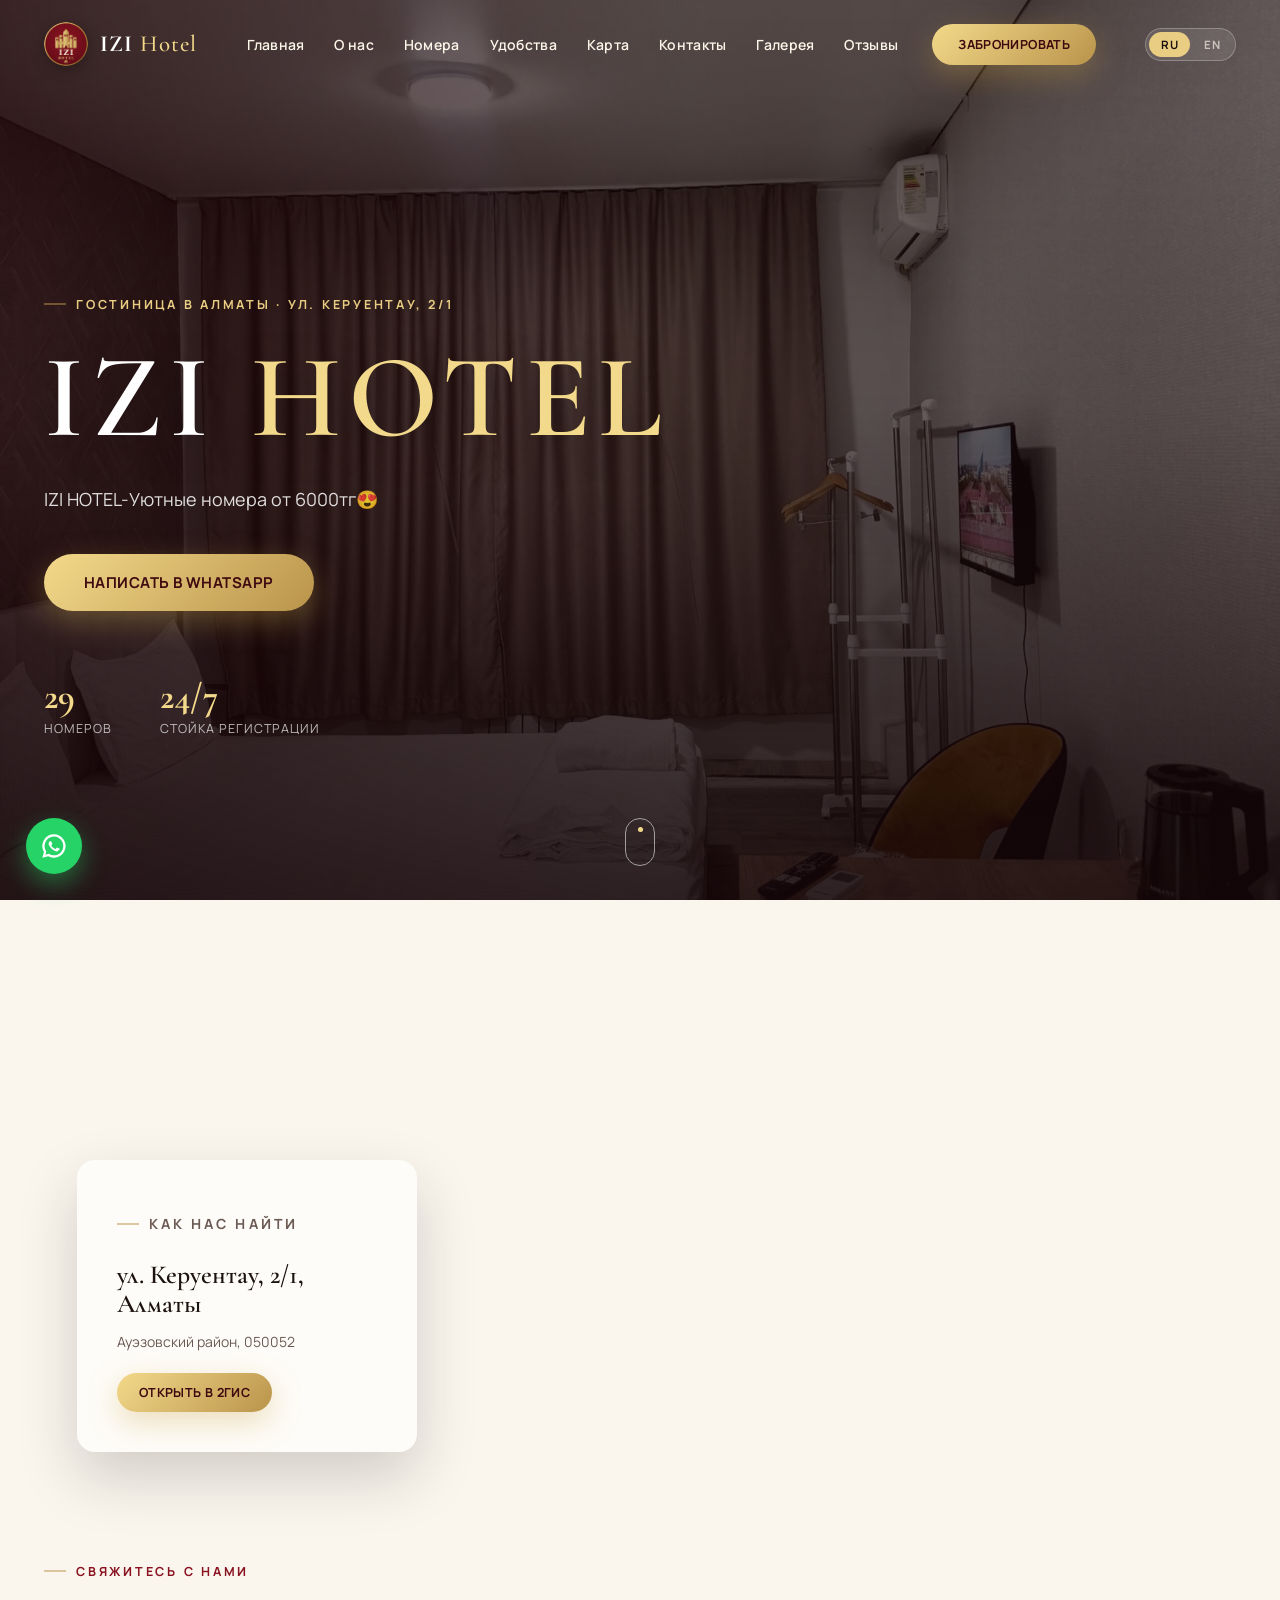
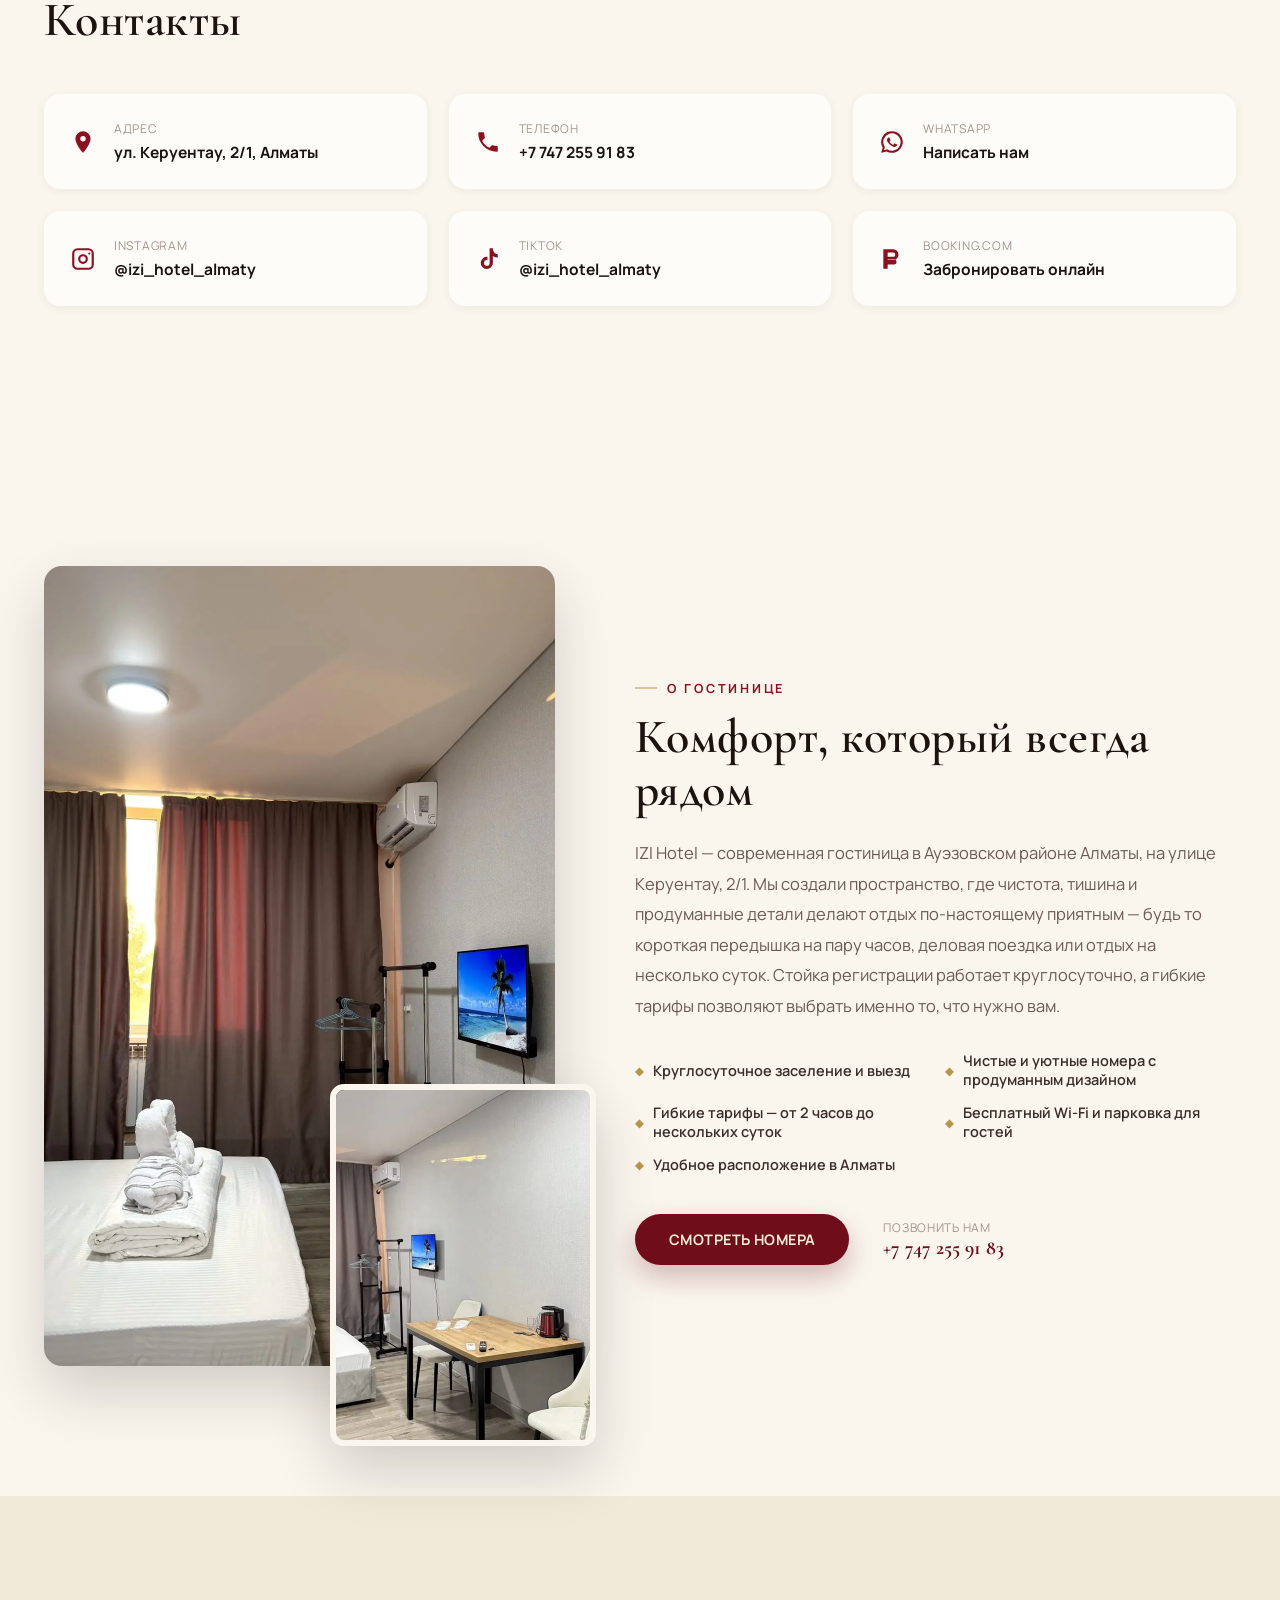
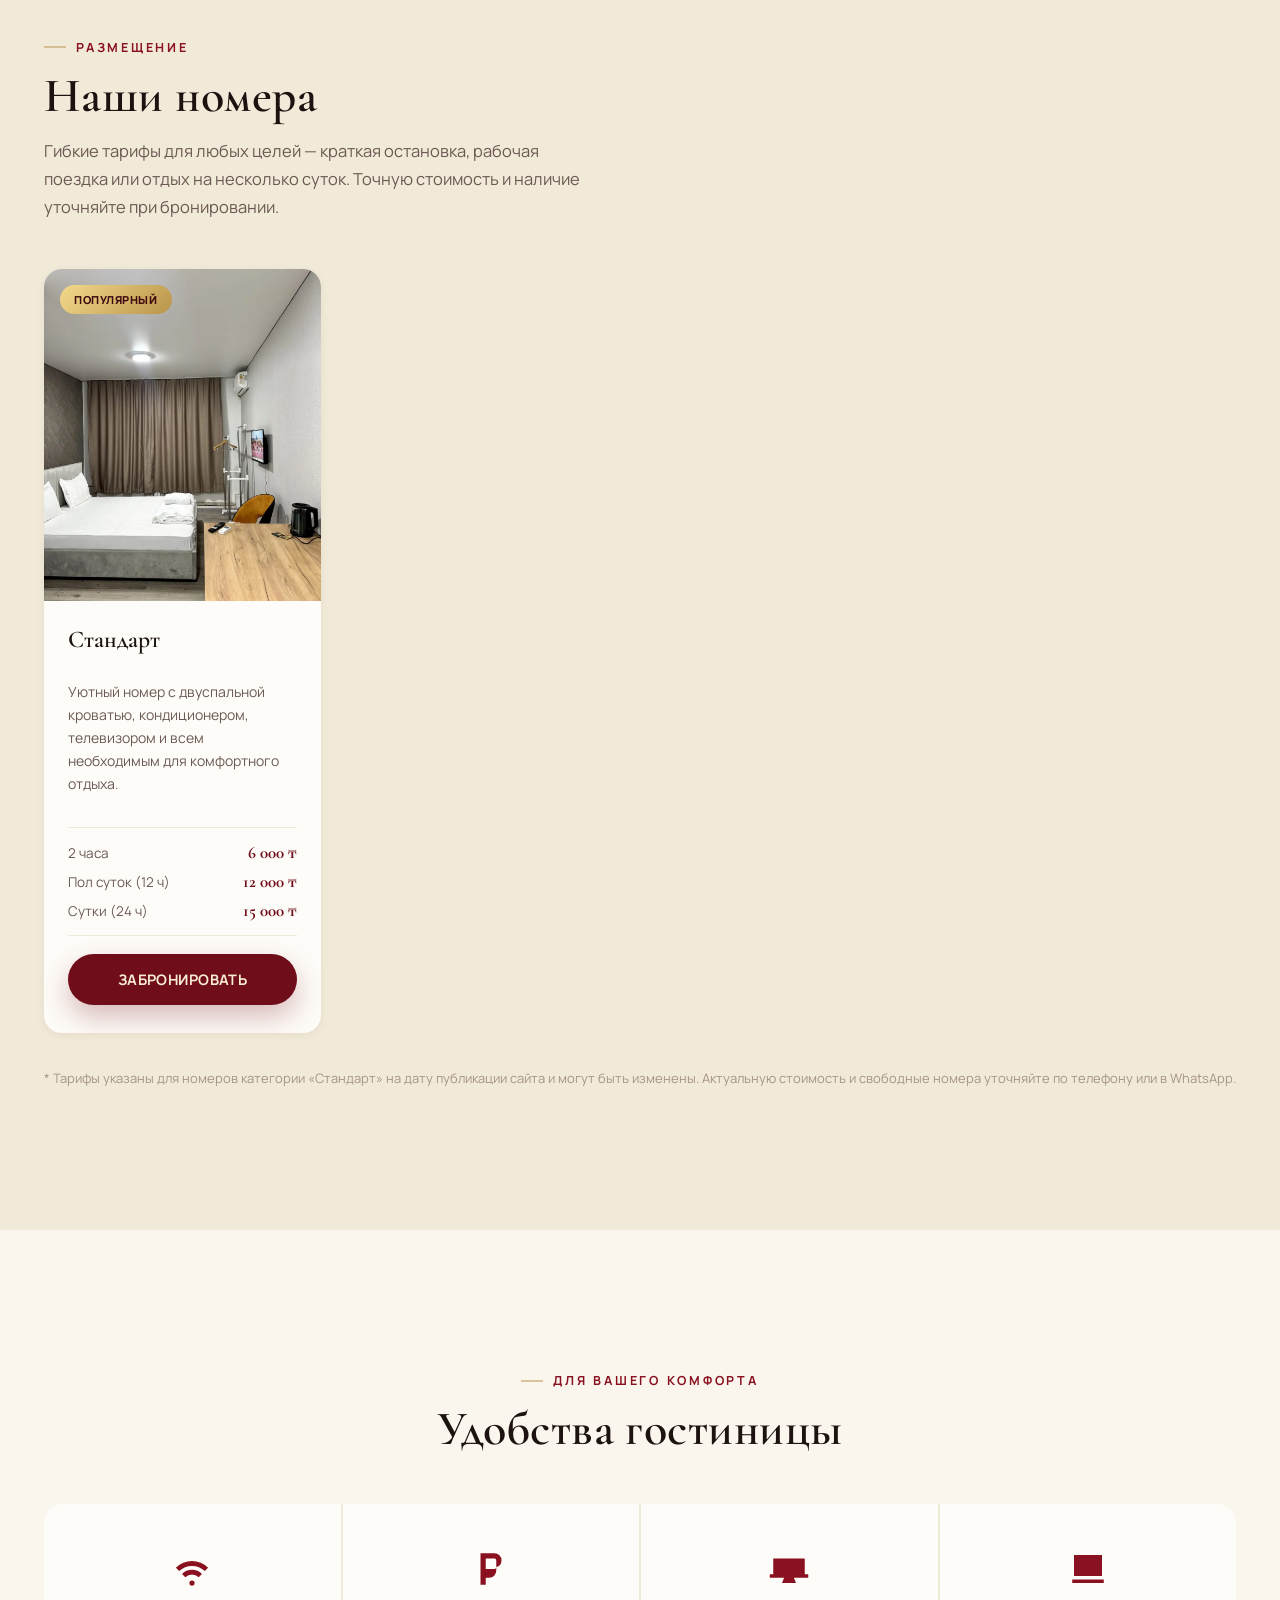
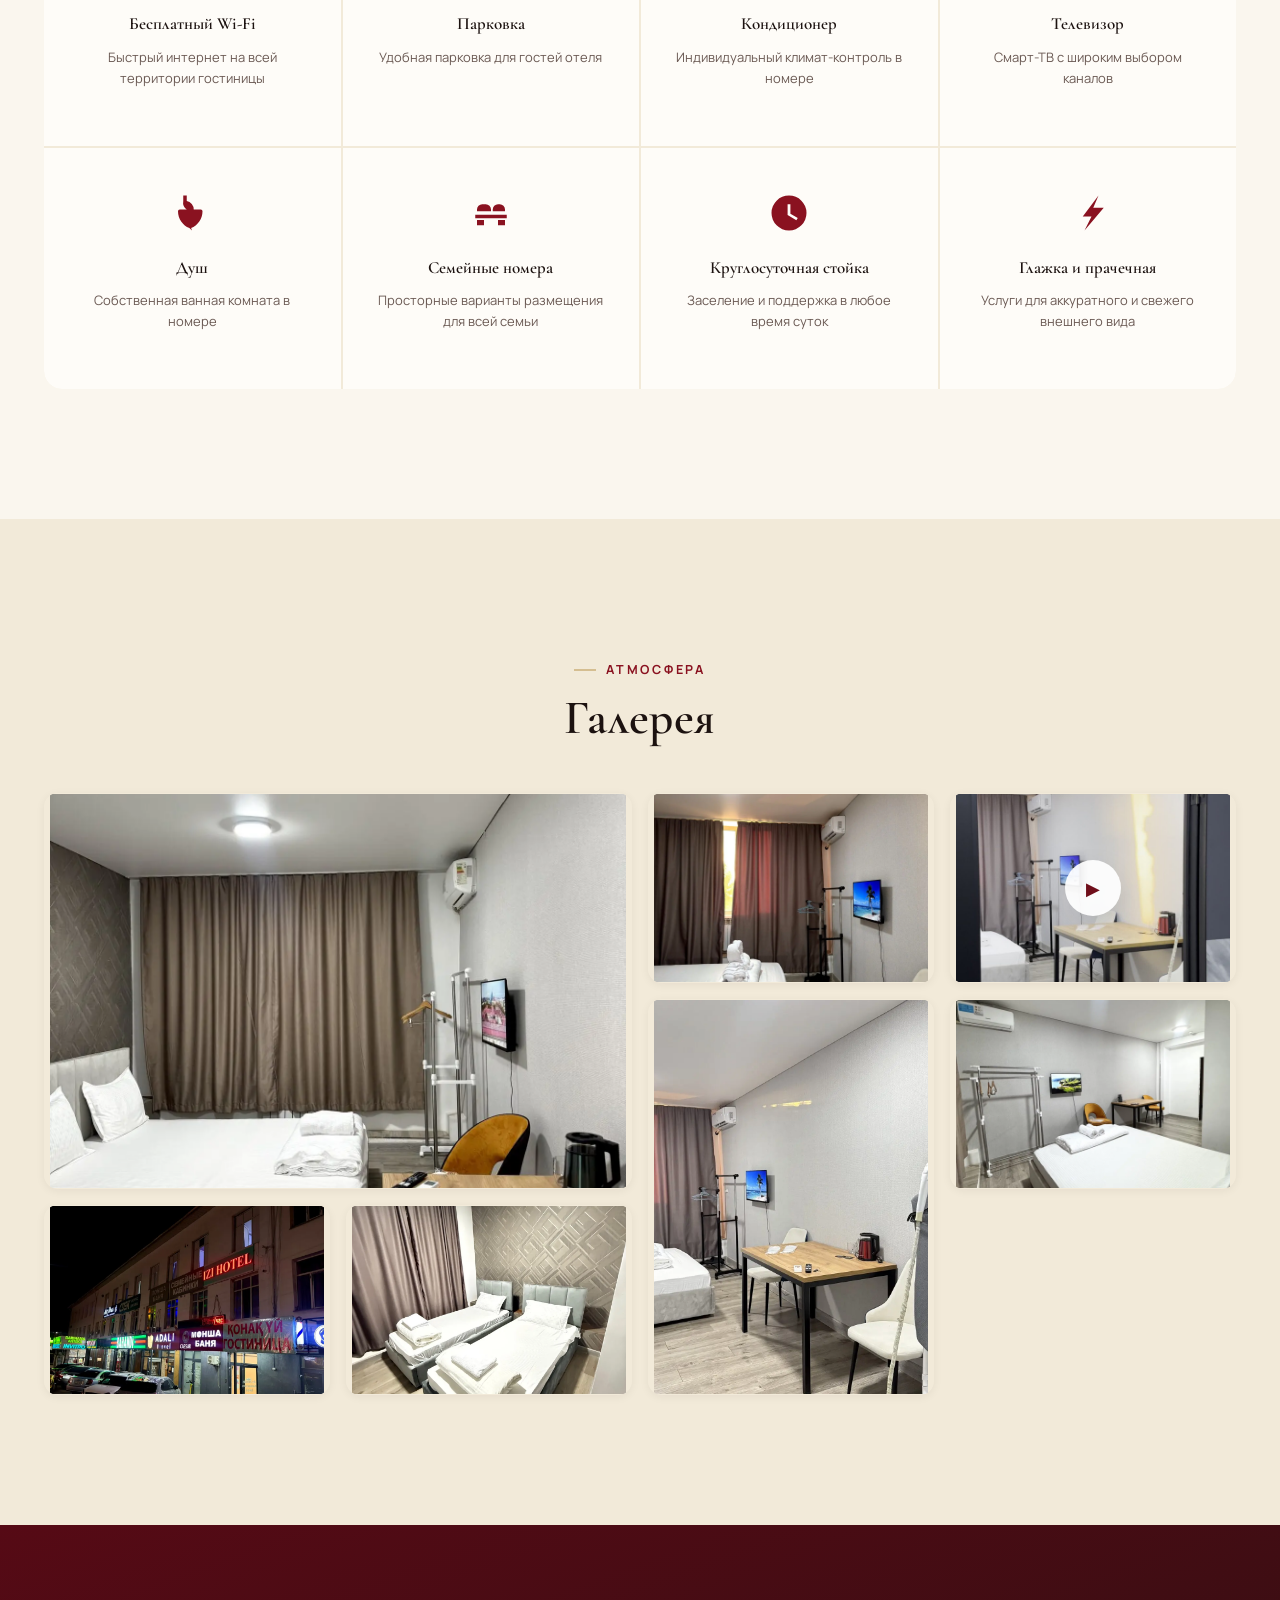
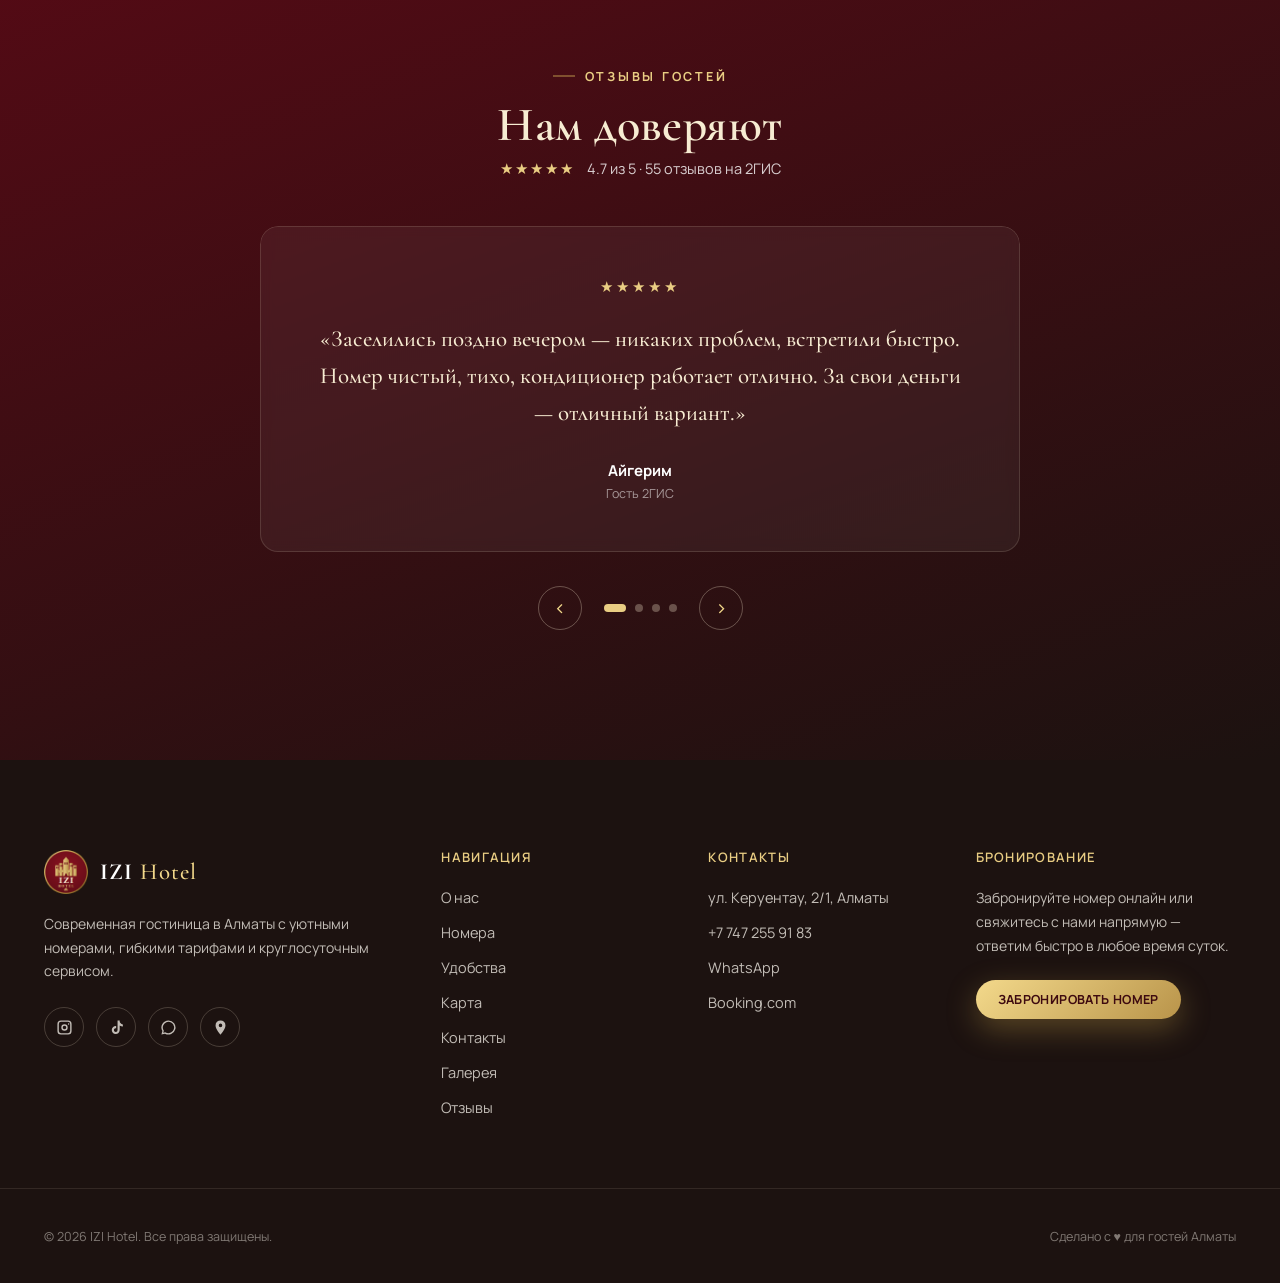
<file: index.html>
<!DOCTYPE html>
<html lang="ru">
<head>
<meta charset="UTF-8">
<meta name="viewport" content="width=device-width, initial-scale=1.0">
<title>IZI Hotel — гостиница в Алматы | ул. Керуентау, 2/1</title>
<meta name="description" content="IZI Hotel — современная гостиница в Алматы на ул. Керуентау, 2/1. Чистые уютные номера, бесплатный Wi-Fi, парковка, круглосуточная стойка регистрации. Бронируйте номер онлайн или по телефону.">
<meta name="keywords" content="гостиница Алматы, отель Алматы, IZI Hotel, гостиница Керуентау, гостиница Ауэзовский район, номера почасово Алматы, отель на сутки Алматы">
<meta name="author" content="IZI Hotel">
<meta name="robots" content="index, follow">
<link rel="canonical" href="https://izihotel.kz/">

<!-- Open Graph -->
<meta property="og:type" content="website">
<meta property="og:site_name" content="IZI Hotel">
<meta property="og:title" content="IZI Hotel — гостиница в Алматы">
<meta property="og:description" content="Современная гостиница в Алматы: уютные номера, гибкие тарифы от 2 часов до суток, бесплатный Wi-Fi и парковка. Круглосуточно.">
<meta property="og:image" content="assets/img/optimized/hero.jpg">
<meta property="og:url" content="https://izihotel.kz/">
<meta property="og:locale" content="ru_RU">

<!-- Twitter -->
<meta name="twitter:card" content="summary_large_image">
<meta name="twitter:title" content="IZI Hotel — гостиница в Алматы">
<meta name="twitter:description" content="Уютные номера, бесплатный Wi-Fi и парковка, круглосуточная стойка регистрации. Бронируйте онлайн.">
<meta name="twitter:image" content="assets/img/optimized/hero.jpg">

<!-- Favicons -->
<link rel="icon" href="assets/img/favicon.ico" sizes="any">
<link rel="icon" type="image/png" sizes="32x32" href="assets/img/logo-32.png">
<link rel="apple-touch-icon" sizes="180x180" href="assets/img/logo-180.png">
<link rel="manifest" href="site.webmanifest">
<meta name="theme-color" content="#6f0e1a">

<!-- Fonts -->
<link rel="preconnect" href="https://fonts.googleapis.com">
<link rel="preconnect" href="https://fonts.gstatic.com" crossorigin>
<link href="https://fonts.googleapis.com/css2?family=Cormorant+Garamond:wght@500;600;700&family=Manrope:wght@400;500;600;700;800&display=swap" rel="stylesheet">

<link rel="stylesheet" href="css/styles.css">

<!-- Structured data -->
<script type="application/ld+json">
{
  "@context": "https://schema.org",
  "@type": "Hotel",
  "name": "IZI Hotel",
  "image": "https://izihotel.kz/assets/img/optimized/hero.jpg",
  "logo": "https://izihotel.kz/assets/img/logo-512.png",
  "telephone": "+77472559183",
  "priceRange": "6000-15000 KZT",
  "starRating": { "@type": "Rating", "ratingValue": "3" },
  "aggregateRating": { "@type": "AggregateRating", "ratingValue": "4.7", "reviewCount": "55" },
  "address": {
    "@type": "PostalAddress",
    "streetAddress": "ул. Керуентау, 2/1",
    "addressLocality": "Алматы",
    "addressRegion": "Ауэзовский район",
    "postalCode": "050052",
    "addressCountry": "KZ"
  },
  "url": "https://izihotel.kz/",
  "sameAs": [
    "https://www.instagram.com/izi_hotel_almaty",
    "https://www.tiktok.com/@izi_hotel_almaty",
    "https://www.booking.com/hotel/kz/izi-on-zhandosova.ru.html",
    "https://2gis.kz/almaty/geo/70000001112716389"
  ]
}
</script>
</head>
<body>

<!-- Preloader -->
<div id="preloader" aria-hidden="true"><div class="preloader-mark">IZI</div></div>

<!-- Header -->
<header class="header" id="header">
  <div class="container header__inner">
    <a href="#home" class="brand">
      <img src="assets/img/logo-96.png" alt="IZI Hotel" class="brand__logo" width="44" height="44">
      <span class="brand__text">IZI <em>Hotel</em></span>
    </a>

    <nav class="nav" id="nav">
      <ul class="nav__list">
        <li><a href="#home" class="nav__link" data-i18n="nav.home">Главная</a></li>
        <li><a href="#about" class="nav__link" data-i18n="nav.about">О нас</a></li>
        <li><a href="#rooms" class="nav__link" data-i18n="nav.rooms">Номера</a></li>
        <li><a href="#amenities" class="nav__link" data-i18n="nav.amenities">Удобства</a></li>
        <li><a href="#map" class="nav__link" data-i18n="nav.map">Карта</a></li>
        <li><a href="#contacts" class="nav__link" data-i18n="nav.contacts">Контакты</a></li>
        <li><a href="#gallery" class="nav__link" data-i18n="nav.gallery">Галерея</a></li>
        <li><a href="#reviews" class="nav__link" data-i18n="nav.reviews">Отзывы</a></li>
      </ul>
      <a href="https://wa.me/77472559183?text=Здравствуйте!%20Хочу%20забронировать%20номер%20в%20IZI%20Hotel" target="_blank" rel="noopener" class="btn btn--gold btn--sm nav__cta" data-i18n="nav.cta" data-href-ru="https://wa.me/77472559183?text=Здравствуйте!%20Хочу%20забронировать%20номер%20в%20IZI%20Hotel" data-href-en="https://wa.me/77472559183?text=Hello!%20I%20would%20like%20to%20book%20a%20room%20at%20IZI%20Hotel">Забронировать</a>
    </nav>

    <div class="header__actions">
      <div class="lang-switch" id="langSwitch">
        <button class="lang-switch__btn" data-lang="ru" aria-label="Русский">RU</button>
        <button class="lang-switch__btn" data-lang="en" aria-label="English">EN</button>
      </div>

      <button class="burger" id="burger" aria-label="Открыть меню" aria-expanded="false" aria-controls="nav">
        <span></span><span></span><span></span>
      </button>
    </div>
  </div>
</header>

<!-- Mobile menu overlay -->
<div class="mobile-menu" id="mobileMenu">
  <ul class="mobile-menu__list">
    <li><a href="#home" class="mobile-menu__link" data-i18n="nav.home">Главная</a></li>
    <li><a href="#about" class="mobile-menu__link" data-i18n="nav.about">О нас</a></li>
    <li><a href="#rooms" class="mobile-menu__link" data-i18n="nav.rooms">Номера</a></li>
    <li><a href="#amenities" class="mobile-menu__link" data-i18n="nav.amenities">Удобства</a></li>
    <li><a href="#map" class="mobile-menu__link" data-i18n="nav.map">Карта</a></li>
    <li><a href="#contacts" class="mobile-menu__link" data-i18n="nav.contacts">Контакты</a></li>
    <li><a href="#gallery" class="mobile-menu__link" data-i18n="nav.gallery">Галерея</a></li>
    <li><a href="#reviews" class="mobile-menu__link" data-i18n="nav.reviews">Отзывы</a></li>
  </ul>
  <div class="mobile-menu__contact">
    <a href="tel:+77472559183">+7 747 255 91 83</a>
    <a href="https://wa.me/77472559183" target="_blank" rel="noopener" class="btn btn--gold" data-i18n="hero.whatsapp">Написать в WhatsApp</a>
  </div>
</div>

<main>
  <!-- HERO -->
  <section class="hero" id="home">
    <div class="hero__bg">
      <picture>
        <source srcset="assets/img/optimized/hero.webp" type="image/webp">
        <img src="assets/img/optimized/hero.jpg" alt="Номер в IZI Hotel Алматы" fetchpriority="high">
      </picture>
      <div class="hero__overlay"></div>
    </div>
    <div class="container hero__content" data-reveal>
      <p class="eyebrow eyebrow--light" data-i18n="hero.eyebrow">Гостиница в Алматы · ул. Керуентау, 2/1</p>
      <h1 class="hero__title">IZI <span>HOTEL</span></h1>
      <p class="hero__subtitle" data-i18n="hero.subtitle">IZI HOTEL-Уютные номера от 6000тг😍</p>
      <div class="hero__actions">
        <a href="https://wa.me/77472559183?text=Здравствуйте!%20Хочу%20забронировать%20номер%20в%20IZI%20Hotel" target="_blank" rel="noopener" class="btn btn--gold btn--lg" data-i18n="hero.whatsapp" data-href-ru="https://wa.me/77472559183?text=Здравствуйте!%20Хочу%20забронировать%20номер%20в%20IZI%20Hotel" data-href-en="https://wa.me/77472559183?text=Hello!%20I%20would%20like%20to%20book%20a%20room%20at%20IZI%20Hotel">Написать в WhatsApp</a>
      </div>
      <div class="hero__stats">

        <div class="hero__stat"><span>29</span><small data-i18n="hero.stat.rooms">номеров</small></div>
        <div class="hero__stat"><span>24/7</span><small data-i18n="hero.stat.desk">стойка регистрации</small></div>
      </div>
    </div>
    <a href="#about" class="hero__scroll" aria-label="Прокрутить вниз"><span></span></a>
  </section>



<!-- MAP -->
  <section class="map" id="map">
    <div class="map__embed">
      <iframe
        src="https://www.google.com/maps?q=Алматы,+улица+Керуентау,+2%2F1&output=embed"
        width="100%" height="100%" style="border:0;" allowfullscreen="" loading="lazy"
        referrerpolicy="no-referrer-when-downgrade" title="IZI Hotel на карте"></iframe>
    </div>
    <div class="map__card" data-reveal>
      <p class="eyebrow" data-i18n="map.eyebrow">Как нас найти</p>
      <h3>ул. Керуентау, 2/1, Алматы</h3>
      <p data-i18n="map.district">Ауэзовский район, 050052</p>
      <a href="https://2gis.kz/almaty/geo/70000001112716389" target="_blank" rel="noopener" class="btn btn--gold btn--sm" data-i18n="map.open2gis">Открыть в 2ГИС</a>
    </div>
  </section>

  <!-- CONTACTS -->
  <section class="contacts" id="contacts">
    <div class="container">
      <div class="section-head" data-reveal>
        <p class="eyebrow" data-i18n="contacts.eyebrow">Свяжитесь с нами</p>
        <h2 class="section-title" data-i18n="contacts.title">Контакты</h2>
      </div>

      <div class="contacts__grid">
        <a class="contact-card" data-reveal href="https://2gis.kz/almaty/geo/70000001112716389" target="_blank" rel="noopener">
          <svg viewBox="0 0 24 24"><path d="M12 2a7 7 0 0 0-7 7c0 5.3 7 13 7 13s7-7.7 7-13a7 7 0 0 0-7-7zm0 9.5A2.5 2.5 0 1 1 12 6.5a2.5 2.5 0 0 1 0 5z"/></svg>
          <div><span data-i18n="contacts.address">Адрес</span><strong>ул. Керуентау, 2/1, Алматы</strong></div>
        </a>
        <a class="contact-card" data-reveal href="tel:+77472559183">
          <svg viewBox="0 0 24 24"><path d="M6.6 10.8c1.4 2.8 3.8 5.1 6.6 6.6l2.2-2.2c.3-.3.7-.4 1-.2 1.1.4 2.3.6 3.6.6.6 0 1 .4 1 1V20c0 .6-.4 1-1 1C10.6 21 3 13.4 3 4c0-.6.4-1 1-1h3.5c.6 0 1 .4 1 1 0 1.3.2 2.5.6 3.6.1.4 0 .8-.2 1z"/></svg>
          <div><span data-i18n="contacts.phone">Телефон</span><strong>+7 747 255 91 83</strong></div>
        </a>
        <a class="contact-card" data-reveal href="https://wa.me/77472559183?text=Здравствуйте!%20Хочу%20узнать%20о%20наличии%20номеров%20в%20IZI%20Hotel" target="_blank" rel="noopener" data-i18n-href data-href-ru="https://wa.me/77472559183?text=Здравствуйте!%20Хочу%20узнать%20о%20наличии%20номеров%20в%20IZI%20Hotel" data-href-en="https://wa.me/77472559183?text=Hello!%20I%20would%20like%20to%20know%20about%20room%20availability%20at%20IZI%20Hotel">
          <svg viewBox="0 0 24 24"><path d="M12 2a10 10 0 0 0-8.6 15.1L2 22l5-1.3A10 10 0 1 0 12 2zm0 18a8 8 0 0 1-4.1-1.1l-.3-.2-3 .8.8-2.9-.2-.3A8 8 0 1 1 12 20zm4.4-5.9c-.2-.1-1.4-.7-1.6-.8-.2-.1-.4-.1-.5.1-.2.2-.6.8-.8 1-.1.2-.3.2-.5.1-.2-.1-1-.4-1.9-1.2-.7-.6-1.2-1.4-1.3-1.6-.1-.2 0-.4.1-.5l.4-.4c.1-.1.2-.3.2-.4.1-.2 0-.3 0-.4l-.7-1.7c-.2-.4-.4-.4-.5-.4h-.5c-.2 0-.4.1-.6.3-.2.2-.8.8-.8 1.9s.8 2.2 1 2.4c.1.2 1.6 2.5 3.9 3.5.5.2 1 .4 1.3.5.5.2 1 .1 1.4-.1.4-.2 1.4-.6 1.6-1.1.2-.5.2-1 .1-1.1-.1-.1-.2-.2-.4-.3z"/></svg>
          <div><span>WhatsApp</span><strong data-i18n="contacts.whatsapp">Написать нам</strong></div>
        </a>
        <a class="contact-card" data-reveal href="https://www.instagram.com/izi_hotel_almaty?utm_source=qr" target="_blank" rel="noopener">
          <svg viewBox="0 0 24 24"><path d="M7 2h10a5 5 0 0 1 5 5v10a5 5 0 0 1-5 5H7a5 5 0 0 1-5-5V7a5 5 0 0 1 5-5zm0 2a3 3 0 0 0-3 3v10a3 3 0 0 0 3 3h10a3 3 0 0 0 3-3V7a3 3 0 0 0-3-3zm5 3.5a4.5 4.5 0 1 1 0 9 4.5 4.5 0 0 1 0-9zm0 2a2.5 2.5 0 1 0 0 5 2.5 2.5 0 0 0 0-5zM17.8 6a1 1 0 1 1 0 2 1 1 0 0 1 0-2z"/></svg>
          <div><span>Instagram</span><strong>@izi_hotel_almaty</strong></div>
        </a>
        <a class="contact-card" data-reveal href="https://www.tiktok.com/@izi_hotel_almaty" target="_blank" rel="noopener">
          <svg viewBox="0 0 24 24"><path d="M16.5 2h-3v13.6a2.6 2.6 0 1 1-2-2.5v-3.1a5.6 5.6 0 1 0 5 5.6V9.2a7.9 7.9 0 0 0 4.5 1.4V7.6A4.9 4.9 0 0 1 16.5 2z"/></svg>
          <div><span>TikTok</span><strong>@izi_hotel_almaty</strong></div>
        </a>
        <a class="contact-card" data-reveal href="https://www.booking.com/hotel/kz/izi-on-zhandosova.ru.html?aid=898224&app_hotel_id=16019288&checkin=2026-07-24&checkout=2026-07-25&from_sn=ios&group_adults=2&group_children=0&label=hotel_details-TslQ9aU%401784840712&no_rooms=1&req_adults=2&req_children=0&room1=A%2CA%2C" target="_blank" rel="noopener">
          <svg viewBox="0 0 24 24"><path d="M4 3h9a5 5 0 0 1 0 10H8v8H4zm4 3v4h5a2 2 0 0 0 0-4zm0 6.5V17h6a2.25 2.25 0 0 0 0-4.5z"/></svg>
          <div><span>Booking.com</span><strong data-i18n="contacts.bookonline">Забронировать онлайн</strong></div>
        </a>
      </div>
    </div>
  </section>


  <!-- ABOUT -->
  <section class="about" id="about">
    <div class="container about__grid">
      <div class="about__media" data-reveal>
        <div class="about__media-main">
          <picture>
            <source srcset="assets/img/optimized/about-1.webp" type="image/webp">
            <img src="assets/img/optimized/about-1.jpg" alt="Уютный номер IZI Hotel" loading="lazy" width="700" height="800">
          </picture>
        </div>
        <div class="about__media-sub">
          <picture>
            <source srcset="assets/img/optimized/about-2.webp" type="image/webp">
            <img src="assets/img/optimized/about-2.jpg" alt="Интерьер номера IZI Hotel" loading="lazy" width="450" height="350">
          </picture>
        </div>
        
      </div>

      <div class="about__content" data-reveal>
        <p class="eyebrow" data-i18n="about.eyebrow">О гостинице</p>
        <h2 class="section-title" data-i18n="about.title">Комфорт, который всегда рядом</h2>
        <p class="about__text" data-i18n="about.text">
          IZI Hotel — современная гостиница в Ауэзовском районе Алматы, на улице Керуентау, 2/1.
          Мы создали пространство, где чистота, тишина и продуманные детали делают отдых
          по-настоящему приятным — будь то короткая передышка на пару часов, деловая поездка
          или отдых на несколько суток. Стойка регистрации работает круглосуточно, а гибкие
          тарифы позволяют выбрать именно то, что нужно вам.
        </p>

        <ul class="about__points">
          <li><span class="about__point-icon">◆</span> <span data-i18n="about.point1">Круглосуточное заселение и выезд</span></li>
          <li><span class="about__point-icon">◆</span> <span data-i18n="about.point2">Чистые и уютные номера с продуманным дизайном</span></li>
          <li><span class="about__point-icon">◆</span> <span data-i18n="about.point3">Гибкие тарифы — от 2 часов до нескольких суток</span></li>
          <li><span class="about__point-icon">◆</span> <span data-i18n="about.point4">Бесплатный Wi-Fi и парковка для гостей</span></li>
          <li><span class="about__point-icon">◆</span> <span data-i18n="about.point5">Удобное расположение в Алматы</span></li>
        </ul>

        <div class="about__cta">
          <a href="#rooms" class="btn btn--primary" data-i18n="about.viewrooms">Смотреть номера</a>
          <a href="tel:+77472559183" class="about__phone">
            <span data-i18n="about.callus">Позвонить нам</span>
            <strong>+7 747 255 91 83</strong>
          </a>
        </div>
      </div>
    </div>
  </section>

  <!-- ROOMS -->
  <section class="rooms" id="rooms">
    <div class="container">
      <div class="section-head" data-reveal>
        <p class="eyebrow" data-i18n="rooms.eyebrow">Размещение</p>
        <h2 class="section-title" data-i18n="rooms.title">Наши номера</h2>
        <p class="section-sub" data-i18n="rooms.subtitle">Гибкие тарифы для любых целей — краткая остановка, рабочая поездка или отдых на несколько суток. Точную стоимость и наличие уточняйте при бронировании.</p>
      </div>

      <div class="rooms__grid">

        <article class="room-card" data-reveal>
          <div class="room-card__media">
            <picture>
              <source srcset="assets/img/optimized/room-standard.webp" type="image/webp">
              <img src="assets/img/optimized/room-standard.jpg" alt="Стандартный номер IZI Hotel" loading="lazy" width="600" height="720">
            </picture>
            <span class="room-card__tag" data-i18n="rooms.popular">Популярный</span>
          </div>
          <div class="room-card__body">
            <h3 data-i18n="rooms.standard.name">Стандарт</h3>
            <p data-i18n="rooms.standard.desc">Уютный номер с двуспальной кроватью, кондиционером, телевизором и всем необходимым для комфортного отдыха.</p>
            <div class="room-card__prices">
              <div><span data-i18n="rooms.price.2h">2 часа</span><strong>6 000 ₸</strong></div>
              <div><span data-i18n="rooms.price.12h">Пол суток (12 ч)</span><strong>12 000 ₸</strong></div>
              <div><span data-i18n="rooms.price.24h">Сутки (24 ч)</span><strong>15 000 ₸</strong></div>
            </div>
            <a href="https://wa.me/77472559183?text=Здравствуйте!%20Хочу%20забронировать%20номер%20%22Стандарт%22" target="_blank" rel="noopener" class="btn btn--primary btn--block" data-i18n="rooms.book" data-href-ru="https://wa.me/77472559183?text=Здравствуйте!%20Хочу%20забронировать%20номер%20%22Стандарт%22" data-href-en="https://wa.me/77472559183?text=Hello!%20I%20would%20like%20to%20book%20the%20%22Standard%22%20room">Забронировать</a>
          </div>
        </article>

      </div>

      <p class="rooms__note" data-i18n="rooms.note">* Тарифы указаны для номеров категории «Стандарт» на дату публикации сайта и могут быть изменены. Актуальную стоимость и свободные номера уточняйте по телефону или в WhatsApp.</p>
    </div>
  </section>

  <!-- AMENITIES -->
  <section class="amenities" id="amenities">
    <div class="container">
      <div class="section-head section-head--center" data-reveal>
        <p class="eyebrow" data-i18n="amenities.eyebrow">Для вашего комфорта</p>
        <h2 class="section-title" data-i18n="amenities.title">Удобства гостиницы</h2>
      </div>

      <div class="amenities__grid">
        <div class="amenity" data-reveal>
          <svg viewBox="0 0 24 24" class="amenity__icon"><path d="M12 18.5a1.5 1.5 0 1 1 0 3 1.5 1.5 0 0 1 0-3zM6.3 14.8a8 8 0 0 1 11.4 0l-1.9 1.9a5.5 5.5 0 0 0-7.6 0zM2.8 11.3a13 13 0 0 1 18.4 0l-1.9 1.9a10.5 10.5 0 0 0-14.6 0z"/></svg>
          <h3 data-i18n="amenities.wifi.title">Бесплатный Wi-Fi</h3>
          <p data-i18n="amenities.wifi.desc">Быстрый интернет на всей территории гостиницы</p>
        </div>
        <div class="amenity" data-reveal>
          <svg viewBox="0 0 24 24" class="amenity__icon"><path d="M6 3h8a4 4 0 0 1 4 4 4 4 0 0 1-3 3.9V13a4 4 0 0 1-4 4H9v4H6zm3 3v6h5a1 1 0 0 0 1-1V7a1 1 0 0 0-1-1z"/></svg>
          <h3 data-i18n="amenities.parking.title">Парковка</h3>
          <p data-i18n="amenities.parking.desc">Удобная парковка для гостей отеля</p>
        </div>
        <div class="amenity" data-reveal>
          <svg viewBox="0 0 24 24" class="amenity__icon"><path d="M3 6h18v9H3zM1 15h22v2H1zM8 20l1.2-3h5.6L16 20z"/></svg>
          <h3 data-i18n="amenities.ac.title">Кондиционер</h3>
          <p data-i18n="amenities.ac.desc">Индивидуальный климат-контроль в номере</p>
        </div>
        <div class="amenity" data-reveal>
          <svg viewBox="0 0 24 24" class="amenity__icon"><path d="M4 4h16v12H4zm-1 14h18v2H3zm5-11h6v6H8z"/></svg>
          <h3 data-i18n="amenities.tv.title">Телевизор</h3>
          <p data-i18n="amenities.tv.desc">Смарт-ТВ с широким выбором каналов</p>
        </div>
        <div class="amenity" data-reveal>
          <svg viewBox="0 0 24 24" class="amenity__icon"><path d="M7 2h2v3.1A5 5 0 0 1 13 10h4a1 1 0 0 1 1 1c0 4.4-2.7 8.1-6.5 9.6L12 22l-1.5-1.4C6.7 19.1 4 15.4 4 11a1 1 0 0 1 1-1h4A5 5 0 0 1 7 5.1z"/></svg>
          <h3 data-i18n="amenities.shower.title">Душ</h3>
          <p data-i18n="amenities.shower.desc">Собственная ванная комната в номере</p>
        </div>
        <div class="amenity" data-reveal>
          <svg viewBox="0 0 24 24" class="amenity__icon"><path d="M4 10a3 3 0 0 1 3-3h2a3 3 0 0 1 3 3v1H4zm9 1v-1a3 3 0 0 1 3-3h1a3 3 0 0 1 3 3v1zM3 13h18v2H3zm1 3h4v3H4zm12 0h4v3h-4z"/></svg>
          <h3 data-i18n="amenities.family.title">Семейные номера</h3>
          <p data-i18n="amenities.family.desc">Просторные варианты размещения для всей семьи</p>
        </div>
        <div class="amenity" data-reveal>
          <svg viewBox="0 0 24 24" class="amenity__icon"><path d="M12 2a10 10 0 1 0 0 20 10 10 0 0 0 0-20zm.8 5v5.4l4.2 2.5-.8 1.3-5-3V7z"/></svg>
          <h3 data-i18n="amenities.desk.title">Круглосуточная стойка</h3>
          <p data-i18n="amenities.desk.desc">Заселение и поддержка в любое время суток</p>
        </div>
        <div class="amenity" data-reveal>
          <svg viewBox="0 0 24 24" class="amenity__icon"><path d="M18 2l-9 12h5l-4 8 11-13h-6z"/></svg>
          <h3 data-i18n="amenities.laundry.title">Глажка и прачечная</h3>
          <p data-i18n="amenities.laundry.desc">Услуги для аккуратного и свежего внешнего вида</p>
        </div>
      </div>
    </div>
  </section>

  
  <!-- GALLERY -->
  <section class="gallery" id="gallery">
    <div class="container">
      <div class="section-head section-head--center" data-reveal>
        <p class="eyebrow" data-i18n="gallery.eyebrow">Атмосфера</p>
        <h2 class="section-title" data-i18n="gallery.title">Галерея</h2>
      </div>

      <div class="gallery__grid" id="galleryGrid">
        <button class="gallery__item" data-full="assets/img/optimized/gallery-1.jpg" data-caption="Номер «Стандарт»">
          <picture><source srcset="assets/img/optimized/gallery-1.webp" type="image/webp"><img src="assets/img/optimized/gallery-1.jpg" alt="Номер IZI Hotel" loading="lazy" width="500" height="500"></picture>
        </button>
        <button class="gallery__item" data-full="assets/img/optimized/gallery-2.jpg" data-caption="Номер № 27">
          <picture><source srcset="assets/img/optimized/gallery-2.webp" type="image/webp"><img src="assets/img/optimized/gallery-2.jpg" alt="Номер № 27 IZI Hotel" loading="lazy" width="500" height="500"></picture>
        </button>
        <button class="gallery__item gallery__item--video" data-video="assets/video/room-tour.mp4" data-caption="Видео-тур по номеру">
          <video muted loop playsinline preload="metadata" poster="assets/img/optimized/gallery-5.jpg">
            <source src="assets/video/room-tour.mp4" type="video/mp4">
          </video>
          <span class="gallery__play" aria-hidden="true">▶</span>
        </button>
        <button class="gallery__item" data-full="assets/img/optimized/gallery-3.jpg" data-caption="Номер «Комфорт»">
          <picture><source srcset="assets/img/optimized/gallery-3.webp" type="image/webp"><img src="assets/img/optimized/gallery-3.jpg" alt="Интерьер IZI Hotel" loading="lazy" width="500" height="500"></picture>
        </button>
        <button class="gallery__item" data-full="assets/img/optimized/gallery-4.jpg" data-caption="Семейный номер">
          <picture><source srcset="assets/img/optimized/gallery-4.webp" type="image/webp"><img src="assets/img/optimized/gallery-4.jpg" alt="Семейный номер IZI Hotel" loading="lazy" width="500" height="500"></picture>
        </button>
        <button class="gallery__item" data-full="assets/img/optimized/gallery-exterior.jpg" data-caption="Вход в IZI Hotel">
          <picture><source srcset="assets/img/optimized/gallery-exterior.webp" type="image/webp"><img src="assets/img/optimized/gallery-exterior.jpg" alt="Вход в IZI Hotel" loading="lazy" width="500" height="500"></picture>
        </button>
        
        <button class="gallery__item" data-full="assets/img/optimized/room-standard-2.jpg" data-caption="Номер с двумя кроватями">
          <picture><source srcset="assets/img/optimized/room-standard-2.webp" type="image/webp"><img src="assets/img/optimized/room-standard-2.jpg" alt="Номер с двумя кроватями IZI Hotel" loading="lazy" width="500" height="500"></picture>
        </button>
        
      </div>
    </div>
  </section>

  <!-- REVIEWS -->
  <section class="reviews" id="reviews">
    <div class="container">
      <div class="section-head section-head--center" data-reveal>
        <p class="eyebrow eyebrow--light" data-i18n="reviews.eyebrow">Отзывы гостей</p>
        <h2 class="section-title section-title--light" data-i18n="reviews.title">Нам доверяют</h2>
        <div class="reviews__rating">
          <span class="reviews__stars">★★★★★</span>
          <span data-i18n="reviews.rating">4.7 из 5 · 55 отзывов на 2ГИС</span>
        </div>
      </div>

      <div class="reviews__slider" data-reveal>
        <div class="reviews__track" id="reviewsTrack">
          <article class="review-card">
            <span class="review-card__stars">★★★★★</span>
            <p data-i18n="reviews.1.text">«Заселились поздно вечером — никаких проблем, встретили быстро. Номер чистый, тихо, кондиционер работает отлично. За свои деньги — отличный вариант.»</p>
            <div class="review-card__author"><strong>Айгерим</strong><span data-i18n="reviews.1.source">Гость 2ГИС</span></div>
          </article>
          <article class="review-card">
            <span class="review-card__stars">★★★★★</span>
            <p data-i18n="reviews.2.text">«Останавливались на пол суток по пути в командировку. Всё аккуратно и по-домашнему: свежее бельё, приятный ремонт, удобная парковка рядом.»</p>
            <div class="review-card__author"><strong>Данияр</strong><span data-i18n="reviews.2.source">Гость Booking.com</span></div>
          </article>
          <article class="review-card">
            <span class="review-card__stars">★★★★★</span>
            <p data-i18n="reviews.3.text">«Хороший Wi-Fi, тепло и уютно. Стойка регистрации работает круглосуточно — заселились без проблем, хотя приехали за полночь.»</p>
            <div class="review-card__author"><strong>Мария</strong><span data-i18n="reviews.3.source">Гость 2ГИС</span></div>
          </article>
          <article class="review-card">
            <span class="review-card__stars">★★★★★</span>
            <p data-i18n="reviews.4.text">«Бронировали номер № 27 — очень понравился: светлый, тихий, с удобной рабочей зоной. Обязательно вернёмся ещё.»</p>
            <div class="review-card__author"><strong>Тимур</strong><span data-i18n="reviews.4.source">Гость Booking.com</span></div>
          </article>
        </div>
        <div class="reviews__controls">
          <button class="reviews__arrow" id="reviewPrev" aria-label="Предыдущий отзыв">‹</button>
          <div class="reviews__dots" id="reviewDots"></div>
          <button class="reviews__arrow" id="reviewNext" aria-label="Следующий отзыв">›</button>
        </div>
      </div>
    </div>
  </section>

</main>

<!-- FOOTER -->
<footer class="footer">
  <div class="container footer__inner">
    <div class="footer__col footer__col--brand">
      <a href="#home" class="brand brand--footer">
        <img src="assets/img/logo-96.png" alt="IZI Hotel" width="44" height="44">
        <span class="brand__text">IZI <em>Hotel</em></span>
      </a>
      <p data-i18n="footer.tagline">Современная гостиница в Алматы с уютными номерами, гибкими тарифами и круглосуточным сервисом.</p>
      <div class="footer__social">
        <a href="https://www.instagram.com/izi_hotel_almaty?utm_source=qr" target="_blank" rel="noopener" aria-label="Instagram">
          <svg viewBox="0 0 24 24"><path d="M7 2h10a5 5 0 0 1 5 5v10a5 5 0 0 1-5 5H7a5 5 0 0 1-5-5V7a5 5 0 0 1 5-5zm0 2a3 3 0 0 0-3 3v10a3 3 0 0 0 3 3h10a3 3 0 0 0 3-3V7a3 3 0 0 0-3-3zm5 3.5a4.5 4.5 0 1 1 0 9 4.5 4.5 0 0 1 0-9zm0 2a2.5 2.5 0 1 0 0 5 2.5 2.5 0 0 0 0-5zM17.8 6a1 1 0 1 1 0 2 1 1 0 0 1 0-2z"/></svg>
        </a>
        <a href="https://www.tiktok.com/@izi_hotel_almaty" target="_blank" rel="noopener" aria-label="TikTok">
          <svg viewBox="0 0 24 24"><path d="M16.5 2h-3v13.6a2.6 2.6 0 1 1-2-2.5v-3.1a5.6 5.6 0 1 0 5 5.6V9.2a7.9 7.9 0 0 0 4.5 1.4V7.6A4.9 4.9 0 0 1 16.5 2z"/></svg>
        </a>
        <a href="https://wa.me/77472559183" target="_blank" rel="noopener" aria-label="WhatsApp">
          <svg viewBox="0 0 24 24"><path d="M12 2a10 10 0 0 0-8.6 15.1L2 22l5-1.3A10 10 0 1 0 12 2zm0 18a8 8 0 0 1-4.1-1.1l-.3-.2-3 .8.8-2.9-.2-.3A8 8 0 1 1 12 20z"/></svg>
        </a>
        <a href="https://2gis.kz/almaty/geo/70000001112716389" target="_blank" rel="noopener" aria-label="2ГИС">
          <svg viewBox="0 0 24 24"><path d="M12 2a7 7 0 0 0-7 7c0 5.3 7 13 7 13s7-7.7 7-13a7 7 0 0 0-7-7zm0 9.5A2.5 2.5 0 1 1 12 6.5a2.5 2.5 0 0 1 0 5z"/></svg>
        </a>
      </div>
    </div>

    <div class="footer__col">
      <h4 data-i18n="footer.nav.title">Навигация</h4>
      <ul>
        <li><a href="#about" data-i18n="nav.about">О нас</a></li>
        <li><a href="#rooms" data-i18n="nav.rooms">Номера</a></li>
        <li><a href="#amenities" data-i18n="nav.amenities">Удобства</a></li>
        <li><a href="#map" data-i18n="nav.map">Карта</a></li>
        <li><a href="#contacts" data-i18n="nav.contacts">Контакты</a></li>
        <li><a href="#gallery" data-i18n="nav.gallery">Галерея</a></li>
        <li><a href="#reviews" data-i18n="nav.reviews">Отзывы</a></li>
      </ul>
    </div>

    <div class="footer__col">
      <h4 data-i18n="footer.contacts.title">Контакты</h4>
      <ul>
        <li><a href="https://2gis.kz/almaty/geo/70000001112716389" target="_blank" rel="noopener">ул. Керуентау, 2/1, Алматы</a></li>
        <li><a href="tel:+77472559183">+7 747 255 91 83</a></li>
        <li><a href="https://wa.me/77472559183" target="_blank" rel="noopener">WhatsApp</a></li>
        <li><a href="https://www.booking.com/hotel/kz/izi-on-zhandosova.ru.html?aid=898224" target="_blank" rel="noopener">Booking.com</a></li>
      </ul>
    </div>

    <div class="footer__col">
      <h4 data-i18n="footer.booking.title">Бронирование</h4>
      <p class="footer__note" data-i18n="footer.booking.note">Забронируйте номер онлайн или свяжитесь с нами напрямую — ответим быстро в любое время суток.</p>
      <a href="https://wa.me/77472559183?text=Здравствуйте!%20Хочу%20забронировать%20номер%20в%20IZI%20Hotel" target="_blank" rel="noopener" class="btn btn--gold btn--sm" data-i18n="footer.booking.cta" data-href-ru="https://wa.me/77472559183?text=Здравствуйте!%20Хочу%20забронировать%20номер%20в%20IZI%20Hotel" data-href-en="https://wa.me/77472559183?text=Hello!%20I%20would%20like%20to%20book%20a%20room%20at%20IZI%20Hotel">Забронировать номер</a>
    </div>
  </div>

  <div class="footer__bottom">
    <div class="container footer__bottom-inner">
      <p>© <span id="year"></span> <span data-i18n="footer.rights">IZI Hotel. Все права защищены.</span></p>
      <p data-i18n="footer.madewith">Сделано с ♥ для гостей Алматы</p>
    </div>
  </div>
</footer>

<!-- Back to top -->
<button id="backToTop" class="back-to-top" aria-label="Наверх">↑</button>

<!-- Lightbox -->
<div class="lightbox" id="lightbox">
  <button class="lightbox__close" id="lightboxClose" aria-label="Закрыть">✕</button>
  <button class="lightbox__nav lightbox__nav--prev" id="lightboxPrev" aria-label="Предыдущее фото">‹</button>
  <div class="lightbox__stage" id="lightboxStage"></div>
  <button class="lightbox__nav lightbox__nav--next" id="lightboxNext" aria-label="Следующее фото">›</button>
  <p class="lightbox__caption" id="lightboxCaption"></p>
</div>

<a href="https://wa.me/77472559183?text=Здравствуйте!%20Хочу%20забронировать%20номер%20в%20IZI%20Hotel" target="_blank" rel="noopener" class="whatsapp-float" aria-label="Написать в WhatsApp">
  <svg viewBox="0 0 24 24"><path d="M12 2a10 10 0 0 0-8.6 15.1L2 22l5-1.3A10 10 0 1 0 12 2zm0 18a8 8 0 0 1-4.1-1.1l-.3-.2-3 .8.8-2.9-.2-.3A8 8 0 1 1 12 20zm4.4-5.9c-.2-.1-1.4-.7-1.6-.8-.2-.1-.4-.1-.5.1-.2.2-.6.8-.8 1-.1.2-.3.2-.5.1-.2-.1-1-.4-1.9-1.2-.7-.6-1.2-1.4-1.3-1.6-.1-.2 0-.4.1-.5l.4-.4c.1-.1.2-.3.2-.4.1-.2 0-.3 0-.4l-.7-1.7c-.2-.4-.4-.4-.5-.4h-.5c-.2 0-.4.1-.6.3-.2.2-.8.8-.8 1.9s.8 2.2 1 2.4c.1.2 1.6 2.5 3.9 3.5.5.2 1 .4 1.3.5.5.2 1 .1 1.4-.1.4-.2 1.4-.6 1.6-1.1.2-.5.2-1 .1-1.1-.1-.1-.2-.2-.4-.3z"/></svg>
</a>

<script src="js/script.js"></script>
</body>
</html>
</file>
<file: css/styles.css>
/* ==========================================================================
   IZI HOTEL — Design System
   ========================================================================== */

:root{
  --burgundy-900:#3e0a10;
  --burgundy-800:#560a15;
  --burgundy-700:#6f0e1a;
  --burgundy-600:#8a1220;
  --burgundy-500:#a4192a;

  --gold-100:#f7ecd2;
  --gold-200:#f3d98b;
  --gold-300:#e9cd83;
  --gold-400:#caa64a;
  --gold-500:#b9944a;
  --gold-600:#8f6d24;

  --cream-50:#fefcf8;
  --cream-100:#faf6ee;
  --cream-200:#f2ead9;
  --ink-900:#1c1210;
  --ink-700:#3a2c28;
  --ink-500:#6b5a54;
  --ink-300:#a5948c;

  --font-display:'Cormorant Garamond', Georgia, serif;
  --font-body:'Manrope', -apple-system, BlinkMacSystemFont, 'Segoe UI', sans-serif;

  --shadow-sm: 0 2px 10px rgba(28,18,16,.06);
  --shadow-md: 0 12px 30px rgba(28,18,16,.10);
  --shadow-lg: 0 25px 60px rgba(28,18,16,.18);
  --shadow-gold: 0 10px 30px rgba(202,166,74,.35);

  --ease: cubic-bezier(.22,.68,0,1);
  --radius: 18px;
}

*,*::before,*::after{ box-sizing:border-box; }
html{ scroll-behavior:smooth; }
body{
  margin:0;
  font-family:var(--font-body);
  color:var(--ink-700);
  background:var(--cream-100);
  -webkit-font-smoothing:antialiased;
  overflow-x:hidden;
}
img{ max-width:100%; display:block; }
a{ color:inherit; text-decoration:none; }
ul{ list-style:none; margin:0; padding:0; }
button{ font-family:inherit; cursor:pointer; border:none; background:none; }
svg{ fill:currentColor; }
.container{ width:100%; max-width:1240px; margin:0 auto; padding:0 24px; }

h1,h2,h3,h4{ font-family:var(--font-display);
   color:var(--ink-900); 
   margin:0; 
   line-height:1.1; 
   font-weight:600; }

::selection{ background:var(--gold-300); color:var(--ink-900); }

/* Scrollbar accent */
::-webkit-scrollbar{ width:10px; }
::-webkit-scrollbar-track{ background:var(--cream-100); }
::-webkit-scrollbar-thumb{ background:var(--gold-400); border-radius:10px; }

/* ==========================================================================
   Utility
   ========================================================================== */
.eyebrow{
  display:inline-block;
  font-family:var(--font-body);
  font-weight:700;
  font-size:12.5px;
  letter-spacing:.22em;
  text-transform:uppercase;
  color:var(--burgundy-600);
  margin-bottom:14px;
  position:relative;
  padding-left:32px;
}
.eyebrow::before{
  content:'';
  position:absolute; left:0; top:50%;
  width:22px; height:1px;
  background:var(--gold-500);
  transform:translateY(-50%);
}
.eyebrow--light{ color:var(--gold-300); }

.section-title{ font-size:clamp(32px,4.2vw,48px); letter-spacing:.01em; }
.section-title--light{ color:var(--gold-100); }
.section-sub{ color:var(--ink-500); max-width:560px; font-size:16.5px; line-height:1.7; margin-top:14px; }
.section-head{ margin-bottom:48px; }
.section-head--center{ text-align:center; display:flex; flex-direction:column; align-items:center; }
.section-head--center .section-sub{ margin-left:auto; margin-right:auto; }

[data-reveal]{
  opacity:0;
  transform:translateY(34px);
  transition:opacity .9s var(--ease), transform .9s var(--ease);
}
[data-reveal].is-visible{ opacity:1; transform:none; }

/* Buttons */
.btn{
  display:inline-flex; align-items:center; justify-content:center; gap:8px;
  padding:16px 34px;
  border-radius:100px;
  font-weight:700;
  font-size:14.5px;
  letter-spacing:.03em;
  text-transform:uppercase;
  transition:transform .45s var(--ease), box-shadow .45s var(--ease), background .35s ease, color .35s ease;
  white-space:nowrap;
  position:relative;
  overflow:hidden;
}
.btn::after{
  content:'';
  position:absolute; inset:0;
  background:linear-gradient(120deg, transparent 30%, rgba(255,255,255,.35), transparent 70%);
  transform:translateX(-120%);
  transition:transform .7s ease;
}
.btn:hover::after{ transform:translateX(120%); }

.btn--gold{ background:linear-gradient(135deg, var(--gold-200), var(--gold-500)); color:var(--burgundy-900); box-shadow:var(--shadow-gold); }
.btn--gold:hover{ transform:translateY(-3px); box-shadow:0 16px 40px rgba(202,166,74,.45); }

.btn--primary{ background:var(--burgundy-700); color:var(--gold-100); box-shadow:0 12px 28px rgba(111,14,26,.28); }
.btn--primary:hover{ transform:translateY(-3px); background:var(--burgundy-600); }

.btn--outline{ background:transparent; color:var(--gold-100); border:1.5px solid rgba(247,236,210,.55); }
.btn--outline:hover{ background:rgba(247,236,210,.12); transform:translateY(-3px); border-color:var(--gold-200); }

.btn--sm{ padding:11px 22px; font-size:12.5px; }
.btn--lg{ padding:18px 40px; font-size:15px; }
.btn--block{ width:100%; }

/* ==========================================================================
   Preloader
   ========================================================================== */
#preloader{
  position:fixed; inset:0; z-index:9999;
  background:var(--burgundy-800);
  display:flex; align-items:center; justify-content:center;
  transition:opacity .6s ease, visibility .6s ease;
}
#preloader.is-hidden{ opacity:0; visibility:hidden; pointer-events:none; }
.preloader-mark{
  font-family:var(--font-display);
  font-size:42px; letter-spacing:.35em;
  color:var(--gold-200);
  animation:pulse 1.4s ease-in-out infinite;
}
@keyframes pulse{ 0%,100%{ opacity:.4; transform:scale(.94);} 50%{ opacity:1; transform:scale(1);} }

/* ==========================================================================
   Header
   ========================================================================== */
.header{
  position:fixed; top:0; left:0; right:0; z-index:600;
  padding:22px 0;
  transition:padding .4s var(--ease), background .4s var(--ease), box-shadow .4s var(--ease);
}
.header__inner{ display:flex; align-items:center; justify-content:space-between; }

.brand{ display:flex; align-items:center; gap:12px; }
.brand__logo{ border-radius:50%; box-shadow:0 4px 14px rgba(0,0,0,.25); }
.brand__text{ font-family:var(--font-display); font-size:23px; font-weight:700; letter-spacing:.05em; color:#fff; }
.brand__text em{ font-style:normal; font-weight:500; color:var(--gold-200); }

.header.is-scrolled{ padding:12px 0; background:rgba(28,10,14,.88); backdrop-filter:blur(14px); box-shadow:0 8px 30px rgba(0,0,0,.18); }
.header.is-scrolled .brand__text{ color:var(--ink-900); }
.header.is-scrolled .brand__text em{ color:var(--burgundy-600); }
.header.is-scrolled .nav__link{ color:var(--ink-700); }
.header.is-scrolled .burger span{ background:var(--ink-900); }

.nav{ display:flex; align-items:center; gap:34px; }
.nav__list{ display:flex; align-items:center; gap:30px; }
.nav__link{
  font-size:14px; font-weight:600; color:#fdf7ea; letter-spacing:.02em;
  position:relative; padding:4px 0; transition:color .3s ease;
}
.nav__link::after{
  content:''; position:absolute; left:0; bottom:0; width:0; height:1.5px;
  background:var(--gold-300); transition:width .35s var(--ease);
}
.nav__link:hover{ color:var(--gold-200); }
.nav__link:hover::after{ width:100%; }
.nav__cta{ padding:12px 26px; font-size:12.5px; }

.lang-switch{ display:flex; align-items:center; gap:2px; background:rgba(255,255,255,.1); border:1px solid rgba(255,255,255,.25); border-radius:20px; padding:3px; }
.lang-switch__btn{
  border:0; background:transparent; cursor:pointer; padding:5px 12px; border-radius:16px;
  font-size:11.5px; font-weight:700; letter-spacing:.04em; color:#fdf7ea; opacity:.65;
  transition:background .3s ease, color .3s ease, opacity .3s ease;
}
.lang-switch__btn.is-active{ background:var(--gold-300); color:var(--ink-900); opacity:1; }
.header.is-scrolled .lang-switch{ border-color:rgba(0,0,0,.12); background:rgba(0,0,0,.05); }
.header.is-scrolled .lang-switch__btn{ color:var(--ink-700); }
.header.is-scrolled .lang-switch__btn.is-active{ background:var(--gold-300); color:var(--ink-900); }
.lang-switch--mobile{ margin:0 0 8px; }
.header__actions{ display:flex; align-items:center; gap:20px; }

.burger{
  display:none; flex-direction:column; justify-content:center; gap:5px;
  width:42px; height:42px; z-index:600;
}
.burger span{ display:block; width:24px; height:2px; background:#fff; margin:0 auto; border-radius:2px; transition:transform .4s var(--ease), opacity .3s ease, background .3s ease; }
.burger.is-active span:nth-child(1){ transform:translateY(7px) rotate(45deg); }
.burger.is-active span:nth-child(2){ opacity:0; }
.burger.is-active span:nth-child(3){ transform:translateY(-7px) rotate(-45deg); }

/* Mobile menu */
.mobile-menu{
  position:fixed; inset:0; z-index:550; padding-top:90px;
  background:linear-gradient(160deg, var(--burgundy-800), var(--ink-900));
  display:flex; flex-direction:column; align-items:center; justify-content:center; gap:44px;
  opacity:0; visibility:hidden; transform:translateY(-14px);
  transition:opacity .5s var(--ease), transform .5s var(--ease), visibility .5s;
}
.mobile-menu.is-open{ opacity:1; visibility:visible; transform:none; }
.mobile-menu__list{ display:flex; flex-direction:column; align-items:center; gap:22px; }
.mobile-menu__link{ font-family:var(--font-display); font-size:32px; color:var(--gold-100); font-weight:600; }
.mobile-menu__contact{ display:flex; flex-direction:column; align-items:center; gap:16px; }
.mobile-menu__contact a:first-child{ color:var(--gold-200); font-size:19px; letter-spacing:.03em; }

/* ==========================================================================
   Hero
   ========================================================================== */
.hero{
  position:relative; min-height:100svh; display:flex; align-items:center;
  overflow:hidden; color:#fff;
}
.hero__bg{ position:absolute; inset:0; z-index:0; }
.hero__bg img{ width:100%; height:100%; object-fit:cover; transform:scale(1.08); animation:heroZoom 16s ease-out forwards; }
@keyframes heroZoom{ to{ transform:scale(1); } }
.hero__overlay{
  position:absolute; inset:0;
  background:
    linear-gradient(180deg, rgba(20,6,9,.55) 0%, rgba(20,6,9,.62) 45%, rgba(20,6,9,.88) 100%),
    linear-gradient(90deg, rgba(62,10,16,.55), rgba(62,10,16,.1) 55%);
}
.hero__content{ position:relative; z-index:1; padding-top:120px; }
.hero__title{
  font-size:clamp(58px, 10vw, 118px);
  letter-spacing:.06em; color:#fff; margin:6px 0 22px;
  text-shadow:0 10px 40px rgba(0,0,0,.35);
}
.hero__title span{ color:var(--gold-200); }
.hero__subtitle{ max-width:560px; font-size:18px; line-height:1.75; color:rgba(255,255,255,.86); margin-bottom:38px; }
.hero__actions{ display:flex; flex-wrap:wrap; gap:18px; margin-bottom:64px; }
.hero__stats{ display:flex; gap:48px; flex-wrap:wrap; }
.hero__stat{ display:flex; flex-direction:column; }
.hero__stat span{ font-family:var(--font-display); font-size:36px; color:var(--gold-200); font-weight:700; }
.hero__stat small{ font-size:12.5px; letter-spacing:.08em; text-transform:uppercase; color:rgba(255,255,255,.7); margin-top:2px; }

.hero__scroll{
  position:absolute; bottom:34px; left:50%; transform:translateX(-50%);
  width:30px; height:48px; border:1.5px solid rgba(255,255,255,.55); border-radius:20px;
  z-index:1;
}
.hero__scroll span{ position:absolute; top:8px; left:50%; width:5px; height:5px; margin-left:-2.5px; background:var(--gold-200); border-radius:50%; animation:scrollDot 1.8s ease infinite; }
@keyframes scrollDot{ 0%{ transform:translateY(0); opacity:1;} 70%{ opacity:0;} 100%{ transform:translateY(18px); opacity:0;} }

/* ==========================================================================
   About
   ========================================================================== */
.about{ padding:130px 0; background:var(--cream-100); }
.about__grid{ display:grid; grid-template-columns:.85fr 1fr; gap:80px; align-items:center; }
.about__media{ position:relative; }
.about__media-main{ border-radius:var(--radius); overflow:hidden; box-shadow:var(--shadow-lg); }
.about__media-main img{ aspect-ratio:7/8; object-fit:cover; transition:transform .8s var(--ease); }
.about__media:hover .about__media-main img{ transform:scale(1.05); }
.about__media-sub{
  position:absolute; right:-8%; bottom:-10%; width:52%;
  border-radius:14px; overflow:hidden; box-shadow:var(--shadow-lg);
  border:6px solid var(--cream-100);
}
.about__media-sub img{ aspect-ratio:9/7; object-fit:cover; }
.about__badge{
  position:absolute; left:-6%; top:8%;
  background:var(--burgundy-700); color:var(--gold-100);
  border-radius:50%; width:110px; height:110px;
  display:flex; flex-direction:column; align-items:center; justify-content:center;
  box-shadow:var(--shadow-md);
}
.about__badge strong{ font-family:var(--font-display); font-size:26px; color:var(--gold-200); }
.about__badge span{ font-size:10px; letter-spacing:.05em; text-transform:uppercase; text-align:center; padding:0 8px; margin-top:4px; }

.about__text{ font-size:16.5px; line-height:1.85; color:var(--ink-500); margin:22px 0 30px; }
.about__points{ display:grid; grid-template-columns:1fr 1fr; gap:14px 20px; margin-bottom:40px; }
.about__points li{ font-size:14.5px; font-weight:600; color:var(--ink-700); display:flex; align-items:center; gap:10px; }
.about__point-icon{ color:var(--gold-500); font-size:11px; }
.about__cta{ display:flex; align-items:center; gap:34px; flex-wrap:wrap; }
.about__phone{ display:flex; flex-direction:column; }
.about__phone span{ font-size:12px; color:var(--ink-300); text-transform:uppercase; letter-spacing:.06em; }
.about__phone strong{ font-family:var(--font-display); font-size:20px; color:var(--burgundy-700); transition:color .3s ease; }
.about__phone:hover strong{ color:var(--gold-600); }

/* ==========================================================================
   Rooms
   ========================================================================== */
.rooms{ padding:130px 0; background:var(--cream-200); }
.rooms__grid{ display:grid; grid-template-columns:repeat(4,1fr); gap:28px; }
.room-card{
  background:var(--cream-50); border-radius:var(--radius); overflow:hidden;
  box-shadow:var(--shadow-sm); transition:transform .55s var(--ease), box-shadow .55s var(--ease);
  display:flex; flex-direction:column;
}
.room-card:hover{ transform:translateY(-10px); box-shadow:var(--shadow-lg); }
.room-card__media{ position:relative; overflow:hidden; aspect-ratio:5/6; }
.room-card__media img{ width:100%; height:100%; object-fit:cover; transition:transform .8s var(--ease); }
.room-card:hover .room-card__media img{ transform:scale(1.09); }
.room-card__media::after{
  content:''; position:absolute; inset:0;
  background:linear-gradient(180deg, transparent 55%, rgba(28,18,16,.55));
  opacity:0; transition:opacity .5s ease;
}
.room-card:hover .room-card__media::after{ opacity:1; }
.room-card__tag{
  position:absolute; top:16px; left:16px; z-index:1;
  background:linear-gradient(135deg,var(--gold-200),var(--gold-500)); color:var(--burgundy-900);
  font-size:11px; font-weight:800; letter-spacing:.05em; text-transform:uppercase;
  padding:7px 14px; border-radius:100px;
}
.room-card__tag--num{ background:var(--burgundy-700); color:var(--gold-100); }
.room-card__body{ padding:26px 24px 28px; display:flex; flex-direction:column; gap:12px; flex:1; }
.room-card__body h3{ font-size:24px; }
.room-card__body > p{ font-size:14px; color:var(--ink-500); line-height:1.65; min-height:66px; }
.room-card__prices{ display:flex; flex-direction:column; gap:8px; padding:14px 0; margin:6px 0; border-top:1px solid var(--cream-200); border-bottom:1px solid var(--cream-200); }
.room-card__prices div{ display:flex; justify-content:space-between; align-items:baseline; font-size:13.5px; color:var(--ink-500); }
.room-card__prices strong{ font-family:var(--font-display); font-size:17px; color:var(--burgundy-700); font-weight:700; }
.room-card__prices--placeholder{ align-items:center; justify-content:center; text-align:center; }
.room-card__prices--placeholder strong{ font-size:14px; }
.rooms__note{ margin-top:36px; font-size:13px; color:var(--ink-300); text-align:center; }

/* ==========================================================================
   Amenities
   ========================================================================== */
.amenities{ padding:130px 0; background:var(--cream-100); }
.amenities__grid{ display:grid; grid-template-columns:repeat(4,1fr); gap:2px; background:var(--cream-200); border-radius:var(--radius); overflow:hidden; }
.amenity{
  background:var(--cream-50); padding:44px 30px; text-align:center;
  transition:background .4s ease, transform .4s ease;
}
.amenity:hover{ background:var(--burgundy-700); transform:translateY(-4px); z-index:1; }
.amenity:hover h3, .amenity:hover p{ color:var(--gold-100); }
.amenity:hover .amenity__icon{ color:var(--gold-200); transform:scale(1.12) rotate(-4deg); }
.amenity__icon{ width:42px; height:42px; color:var(--burgundy-600); margin:0 auto 20px; transition:transform .4s var(--ease), color .4s ease; }
.amenity h3{ font-size:17px; margin-bottom:8px; transition:color .4s ease; }
.amenity p{ font-size:13px; color:var(--ink-500); line-height:1.6; transition:color .4s ease; }

/* ==========================================================================
   Gallery
   ========================================================================== */
.gallery{ padding:130px 0; background:var(--cream-200); }
.gallery__grid{ display:grid; grid-template-columns:repeat(4,1fr); grid-auto-rows:190px; gap:16px; }
.gallery__item{
  position:relative; overflow:hidden; border-radius:14px; grid-column:span 1; grid-row:span 1;
  box-shadow:var(--shadow-sm);
}
.gallery__item:nth-child(1){ grid-column:span 2; grid-row:span 2; }
.gallery__item:nth-child(4){ grid-row:span 2; }
.gallery__item img, .gallery__item video{ width:100%; height:100%; object-fit:cover; transition:transform .7s var(--ease); }
.gallery__item:hover img, .gallery__item:hover video{ transform:scale(1.1); }
.gallery__item::after{
  content:''; position:absolute; inset:0; background:rgba(28,18,16,0); transition:background .4s ease;
}
.gallery__item:hover::after{ background:rgba(28,18,16,.28); }
.gallery__item--video video{ pointer-events:none; }
.gallery__play{
  position:absolute; inset:0; margin:auto; width:56px; height:56px;
  background:rgba(255,255,255,.92); border-radius:50%; color:var(--burgundy-700);
  display:flex; align-items:center; justify-content:center; font-size:18px;
  box-shadow:var(--shadow-md); transition:transform .4s var(--ease);
}
.gallery__item--video:hover .gallery__play{ transform:scale(1.12); }

/* ==========================================================================
   Reviews
   ========================================================================== */
.reviews{ padding:130px 0; background:linear-gradient(160deg,var(--burgundy-800),var(--ink-900)); color:#fff; }
.reviews__rating{ display:flex; align-items:center; gap:12px; margin-top:8px; font-size:14.5px; color:rgba(255,255,255,.8); }
.reviews__stars{ color:var(--gold-300); letter-spacing:2px; }
.reviews__slider{ max-width:760px; margin:0 auto; position:relative; overflow:hidden; border-radius:var(--radius); }
.reviews__track{ display:flex; transition:transform .6s var(--ease); }
.review-card{
  flex:0 0 100%; background:rgba(255,255,255,.05); border:1px solid rgba(247,236,210,.14);
  border-radius:var(--radius); padding:48px; text-align:center; backdrop-filter:blur(6px);
}
.review-card__stars{ color:var(--gold-300); letter-spacing:3px; font-size:15px; }
.review-card p{ font-family:var(--font-display); font-size:23px; line-height:1.6; margin:24px 0 28px; color:var(--gold-100); font-weight:500; }
.review-card__author strong{ display:block; font-size:15px; color:#fff; }
.review-card__author span{ font-size:12.5px; color:rgba(255,255,255,.55); }
.reviews__controls{ display:flex; align-items:center; justify-content:center; gap:22px; margin-top:34px; }
.reviews__arrow{
  width:44px; height:44px; border-radius:50%; border:1px solid rgba(247,236,210,.3); color:var(--gold-200);
  font-size:20px; display:flex; align-items:center; justify-content:center; transition:.35s var(--ease);
}
.reviews__arrow:hover{ background:var(--gold-300); color:var(--burgundy-900); border-color:var(--gold-300); }
.reviews__dots{ display:flex; gap:9px; }
.reviews__dots span{ width:8px; height:8px; border-radius:50%; background:rgba(247,236,210,.3); transition:.35s ease; cursor:pointer; }
.reviews__dots span.is-active{ background:var(--gold-300); width:22px; border-radius:5px; }

/* ==========================================================================
   Map
   ========================================================================== */
.map{ position:relative; height:520px; }
.map__embed{ position:absolute; inset:0; filter:saturate(.9) contrast(1.02); }
.map__embed iframe{ width:100%; height:100%; }
.map__card{
  position:absolute; left:6%; top:50%; transform:translateY(-50%);
  background:var(--cream-50); padding:40px; border-radius:var(--radius); box-shadow:var(--shadow-lg);
  max-width:340px;
}
.map__card h3{ font-size:26px; margin:6px 0 4px; }
.map__card p{ color:var(--ink-500); font-size:14px; margin-bottom:22px; }

/* ==========================================================================
   Contacts
   ========================================================================== */
.contacts{ padding:130px 0; background:var(--cream-100); }
.contacts__grid{ display:grid; grid-template-columns:repeat(3,1fr); gap:22px; }
.contact-card{
  display:flex; align-items:center; gap:18px; padding:26px;
  background:var(--cream-50); border-radius:16px; box-shadow:var(--shadow-sm);
  transition:transform .4s var(--ease), box-shadow .4s var(--ease), background .4s ease;
}
.contact-card:hover{ transform:translateY(-6px); box-shadow:var(--shadow-md); background:var(--burgundy-700); }
.contact-card:hover svg{ color:var(--gold-200); }
.contact-card:hover span, .contact-card:hover strong{ color:var(--gold-100); }
.contact-card svg{ width:26px; height:26px; color:var(--burgundy-600); flex-shrink:0; transition:color .4s ease; }
.contact-card span{ display:block; font-size:12px; color:var(--ink-300); text-transform:uppercase; letter-spacing:.06em; margin-bottom:4px; transition:color .4s ease; }
.contact-card strong{ font-size:15.5px; font-weight:700; color:var(--ink-900); transition:color .4s ease; }

/* ==========================================================================
   Footer
   ========================================================================== */
.footer{ background:var(--ink-900); color:rgba(250,246,238,.75); padding-top:90px; }
.footer__inner{ display:grid; grid-template-columns:1.6fr 1fr 1fr 1.2fr; gap:50px; padding-bottom:70px; }
.footer .brand--footer .brand__text{ color:#fff; }
.footer__col p{ font-size:14px; line-height:1.7; margin:18px 0 0; }
.footer__col h4{ font-family:var(--font-body); font-size:13px; letter-spacing:.1em; text-transform:uppercase; color:var(--gold-300); margin-bottom:22px; }
.footer__col ul{ display:flex; flex-direction:column; gap:13px; }
.footer__col ul a{ font-size:14.5px; transition:color .3s ease, padding-left .3s ease; }
.footer__col ul a:hover{ color:var(--gold-200); padding-left:4px; }
.footer__note{ margin-bottom:22px !important; }
.footer__social{ display:flex; gap:12px; margin-top:24px; }
.footer__social a{
  width:40px; height:40px; border-radius:50%; border:1px solid rgba(247,236,210,.2);
  display:flex; align-items:center; justify-content:center; transition:.35s var(--ease);
}
.footer__social svg{ width:17px; height:17px; }
.footer__social a:hover{ background:var(--gold-300); color:var(--burgundy-900); border-color:var(--gold-300); transform:translateY(-3px); }
.footer__bottom{ border-top:1px solid rgba(247,236,210,.1); padding:26px 0; }
.footer__bottom-inner{ display:flex; justify-content:space-between; font-size:12.5px; color:rgba(250,246,238,.45); flex-wrap:wrap; gap:8px; }

/* ==========================================================================
   Floating elements
   ========================================================================== */
.back-to-top{
  position:fixed; right:26px; bottom:26px; z-index:400;
  width:50px; height:50px; border-radius:50%;
  background:var(--burgundy-700); color:var(--gold-200); font-size:20px;
  display:flex; align-items:center; justify-content:center;
  box-shadow:var(--shadow-md);
  opacity:0; visibility:hidden; transform:translateY(14px);
  transition:opacity .4s ease, transform .4s var(--ease), visibility .4s, background .3s ease;
}
.back-to-top.is-visible{ opacity:1; visibility:visible; transform:none; }
.back-to-top:hover{ background:var(--gold-400); color:var(--burgundy-900); }

.whatsapp-float{
  position:fixed; left:26px; bottom:26px; z-index:400;
  width:56px; height:56px; border-radius:50%;
  background:#25d366; color:#fff; box-shadow:0 10px 26px rgba(37,211,102,.45);
  display:flex; align-items:center; justify-content:center;
  animation:floatPulse 2.6s ease-in-out infinite;
}
.whatsapp-float svg{ width:28px; height:28px; }
@keyframes floatPulse{ 0%,100%{ transform:scale(1);} 50%{ transform:scale(1.07);} }

/* ==========================================================================
   Lightbox
   ========================================================================== */
.lightbox{
  position:fixed; inset:0; z-index:800; background:rgba(12,6,7,.96);
  display:flex; flex-direction:column; align-items:center; justify-content:center;
  opacity:0; visibility:hidden; transition:opacity .4s ease, visibility .4s;
}
.lightbox.is-open{ opacity:1; visibility:visible; }
.lightbox__stage{ max-width:88vw; max-height:76vh; display:flex; align-items:center; justify-content:center; }
.lightbox__stage img, .lightbox__stage video{ max-width:88vw; max-height:76vh; border-radius:10px; box-shadow:0 30px 80px rgba(0,0,0,.5); }
.lightbox__caption{ color:var(--gold-100); margin-top:20px; font-family:var(--font-display); font-size:18px; }
.lightbox__close{ position:absolute; top:26px; right:30px; color:#fff; font-size:22px; width:46px; height:46px; border-radius:50%; border:1px solid rgba(255,255,255,.25); display:flex; align-items:center; justify-content:center; transition:.3s; }
.lightbox__close:hover{ background:var(--gold-300); color:var(--burgundy-900); }
.lightbox__nav{ position:absolute; top:50%; transform:translateY(-50%); color:#fff; font-size:34px; width:56px; height:56px; border-radius:50%; border:1px solid rgba(255,255,255,.25); display:flex; align-items:center; justify-content:center; transition:.3s; }
.lightbox__nav:hover{ background:var(--gold-300); color:var(--burgundy-900); }
.lightbox__nav--prev{ left:24px; }
.lightbox__nav--next{ right:24px; }

/* ==========================================================================
   Responsive
   ========================================================================== */
@media (max-width:1080px){
  .rooms__grid{ grid-template-columns:repeat(2,1fr); }
  .amenities__grid{ grid-template-columns:repeat(2,1fr); }
  .footer__inner{ grid-template-columns:1fr 1fr; }
  .contacts__grid{ grid-template-columns:repeat(2,1fr); }
}

@media (max-width:920px){
  .nav{ display:none; }
  .burger{ display:flex; }
  .about__grid{ grid-template-columns:1fr; gap:100px; }
  .about__media{ margin-bottom:20px; }
  .map{ height:auto; padding:70px 0; }
  .map__embed{ position:relative; height:340px; border-radius:var(--radius); overflow:hidden; margin:0 24px; width:auto; }
  .map__card{ position:relative; left:auto; top:auto; transform:none; margin:-40px 24px 0; max-width:none; }
}

@media (max-width:720px){
  .rooms__grid{ grid-template-columns:1fr; }
  .amenities__grid{ grid-template-columns:1fr 1fr; }
  .gallery__grid{ grid-template-columns:repeat(2,1fr); grid-auto-rows:150px; }
  .gallery__item:nth-child(1){ grid-column:span 2; grid-row:span 2; }
  .contacts__grid{ grid-template-columns:1fr; }
  .footer__inner{ grid-template-columns:1fr; gap:44px; text-align:left; }
  .about{ padding:90px 0; }
  .rooms, .amenities, .gallery, .reviews, .contacts{ padding:90px 0; }
  .review-card{ padding:32px 26px; }
  .review-card p{ font-size:19px; }
  .hero__stats{ gap:32px; }
  .hero__actions{ margin-bottom:48px; }
}

@media (max-width:520px){
  .amenities__grid{ grid-template-columns:1fr 1fr; }
  .hero__actions{ flex-direction:column; align-items:stretch; }
  .hero__actions .btn{ width:100%; }
  .about__points{ grid-template-columns:1fr; }
  .about__cta{ flex-direction:column; align-items:flex-start; gap:22px; }
  .whatsapp-float{ width:50px; height:50px; left:16px; bottom:16px; }
  .back-to-top{ right:16px; bottom:16px; width:46px; height:46px; }
  .about__media-sub{ width:60%; right:0; bottom:-8%; }
  .about__badge{ width:88px; height:88px; left:-4%; }
}

@media (prefers-reduced-motion: reduce){
  *{ animation-duration:.001ms !important; animation-iteration-count:1 !important; transition-duration:.001ms !important; scroll-behavior:auto !important; }
}
</file>
